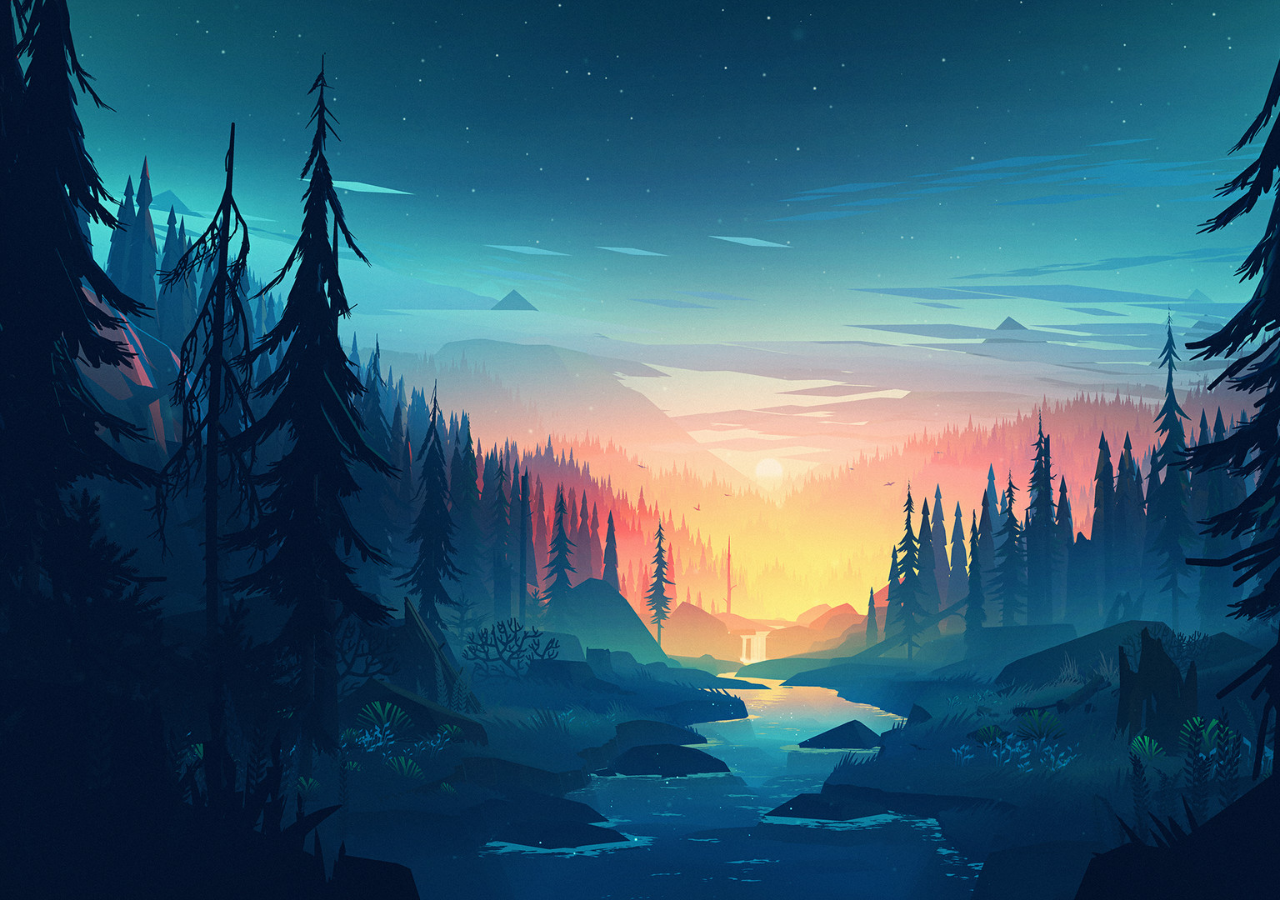
<file: index.html>
<!DOCTYPE html>
<html lang="en-us">
    <meta charset="utf-8"><script type="application/ld+json">
    {
        "@context" : "http://schema.org",
        "@type" : "BlogPosting",
        "mainEntityOfPage": {
             "@type": "WebPage",
             "@id": "https:\/\/raku.github.io\/"
        },
        "articleSection" : "",
        "name" : "My New Hugo Site",
        "headline" : "My New Hugo Site",
        "description" : "",
        "inLanguage" : "en",
        "author" : "",
        "creator" : "",
        "publisher": "",
        "accountablePerson" : "",
        "copyrightHolder" : "",
        "copyrightYear" : "2019",
        "datePublished": "2019-10-07 13:38:44 \x2b0800 CST",
        "dateModified" : "2019-10-07 13:38:44 \x2b0800 CST",
        "url" : "\/",
        "wordCount" : "0",
        "keywords" : [ "Blog" ]
    }
</script>
<title>My New Hugo Site</title><meta name="viewport" content="width=device-width, initial-scale=1, shrink-to-fit=no">
<meta name="description" content="">
<meta name="author" content="">
<link rel="icon" href="/favicon.ico">


<meta itemprop="name" content="My New Hugo Site">
<meta itemprop="description" content="">


<meta property="og:title" content="My New Hugo Site" />
<meta property="og:description" content="" />
<meta property="og:type" content="website" />
<meta property="og:url" content="https://raku.github.io/" />

<meta property="og:updated_time" content="2019-10-07T13:38:44+08:00" />

<meta name="twitter:card" content="summary"/>
<meta name="twitter:title" content="My New Hugo Site"/>
<meta name="twitter:description" content=""/>


<link rel="alternate" href="https://raku.github.io/index.xml" type="application/rss+xml" title="My New Hugo Site"/>




<link rel="stylesheet" href="/css/vendor.min.57503cb7b5e0e984c4b726519c20bc2912858779eb04b53f50845dd7a7f3e748.css" integrity="sha256-V1A8t7Xg6YTEtyZRnCC8KRKFh3nrBLU/UIRd16fz50g=">
<link rel="stylesheet" href="https://use.fontawesome.com/releases/v5.8.2/css/all.css" integrity="sha384-oS3vJWv+0UjzBfQzYUhtDYW+Pj2yciDJxpsK1OYPAYjqT085Qq/1cq5FLXAZQ7Ay" crossorigin="anonymous">      
<body class="text-center">
        <main role="main" class="container">

<h1 class="welcomeText"></h1>






    <div id="iconList" class="card-columns mt-3">
        
    </div>



        </main>


<script src="/js/vendor.min.7232115811badb7575f27fd8245a9afdb2a511aee521fc2d43368153554fe685.js"></script>


</body>
</html>
</file>
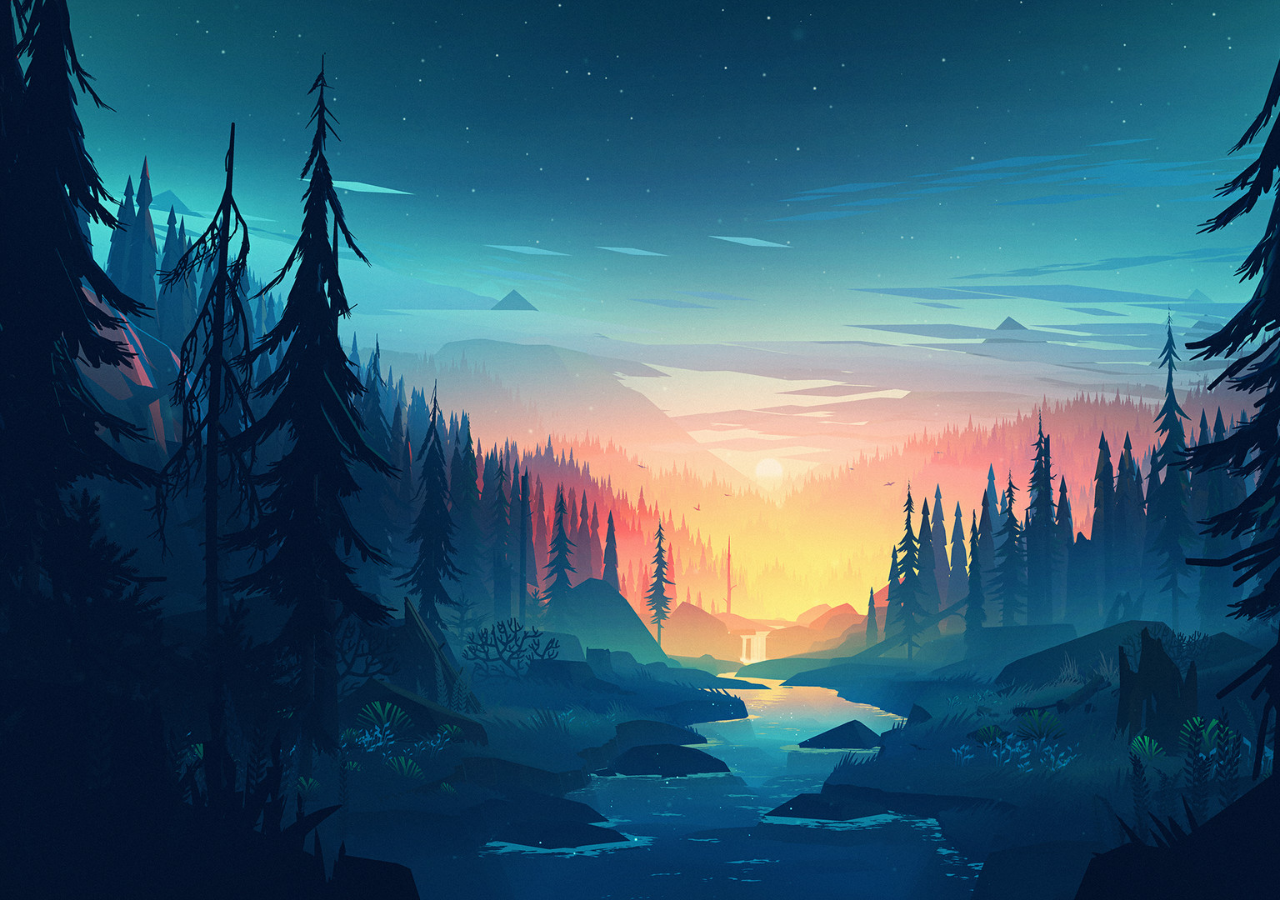
<file: categories/index.html>
<!DOCTYPE html>
<html lang="en-us">
    <meta charset="utf-8"><script type="application/ld+json">
    {
        "@context" : "http://schema.org",
        "@type" : "BlogPosting",
        "mainEntityOfPage": {
             "@type": "WebPage",
             "@id": "https:\/\/raku.github.io\/"
        },
        "articleSection" : "categories",
        "name" : "Categories",
        "headline" : "Categories",
        "description" : "",
        "inLanguage" : "en",
        "author" : "",
        "creator" : "",
        "publisher": "",
        "accountablePerson" : "",
        "copyrightHolder" : "",
        "copyrightYear" : "0001",
        "datePublished": "0001-01-01 00:00:00 \x2b0000 UTC",
        "dateModified" : "0001-01-01 00:00:00 \x2b0000 UTC",
        "url" : "\/categories\/",
        "wordCount" : "0",
        "keywords" : [ "Blog" ]
    }
</script>
<title>My New Hugo Site</title><meta name="viewport" content="width=device-width, initial-scale=1, shrink-to-fit=no">
<meta name="description" content="">
<meta name="author" content="">
<link rel="icon" href="/favicon.ico">


<meta itemprop="name" content="Categories">
<meta itemprop="description" content="">


<meta property="og:title" content="Categories" />
<meta property="og:description" content="" />
<meta property="og:type" content="website" />
<meta property="og:url" content="https://raku.github.io/categories/" />


<meta name="twitter:card" content="summary"/>
<meta name="twitter:title" content="Categories"/>
<meta name="twitter:description" content=""/>


<link rel="alternate" href="https://raku.github.io/index.xml" type="application/rss+xml" title="My New Hugo Site"/>




<link rel="stylesheet" href="/css/vendor.min.57503cb7b5e0e984c4b726519c20bc2912858779eb04b53f50845dd7a7f3e748.css" integrity="sha256-V1A8t7Xg6YTEtyZRnCC8KRKFh3nrBLU/UIRd16fz50g=">
<link rel="stylesheet" href="https://use.fontawesome.com/releases/v5.8.2/css/all.css" integrity="sha384-oS3vJWv+0UjzBfQzYUhtDYW+Pj2yciDJxpsK1OYPAYjqT085Qq/1cq5FLXAZQ7Ay" crossorigin="anonymous">      
<body class="text-center">
        <main role="main" class="container">
        </main>


<script src="/js/vendor.min.7232115811badb7575f27fd8245a9afdb2a511aee521fc2d43368153554fe685.js"></script>


</body>
</html>
</file>
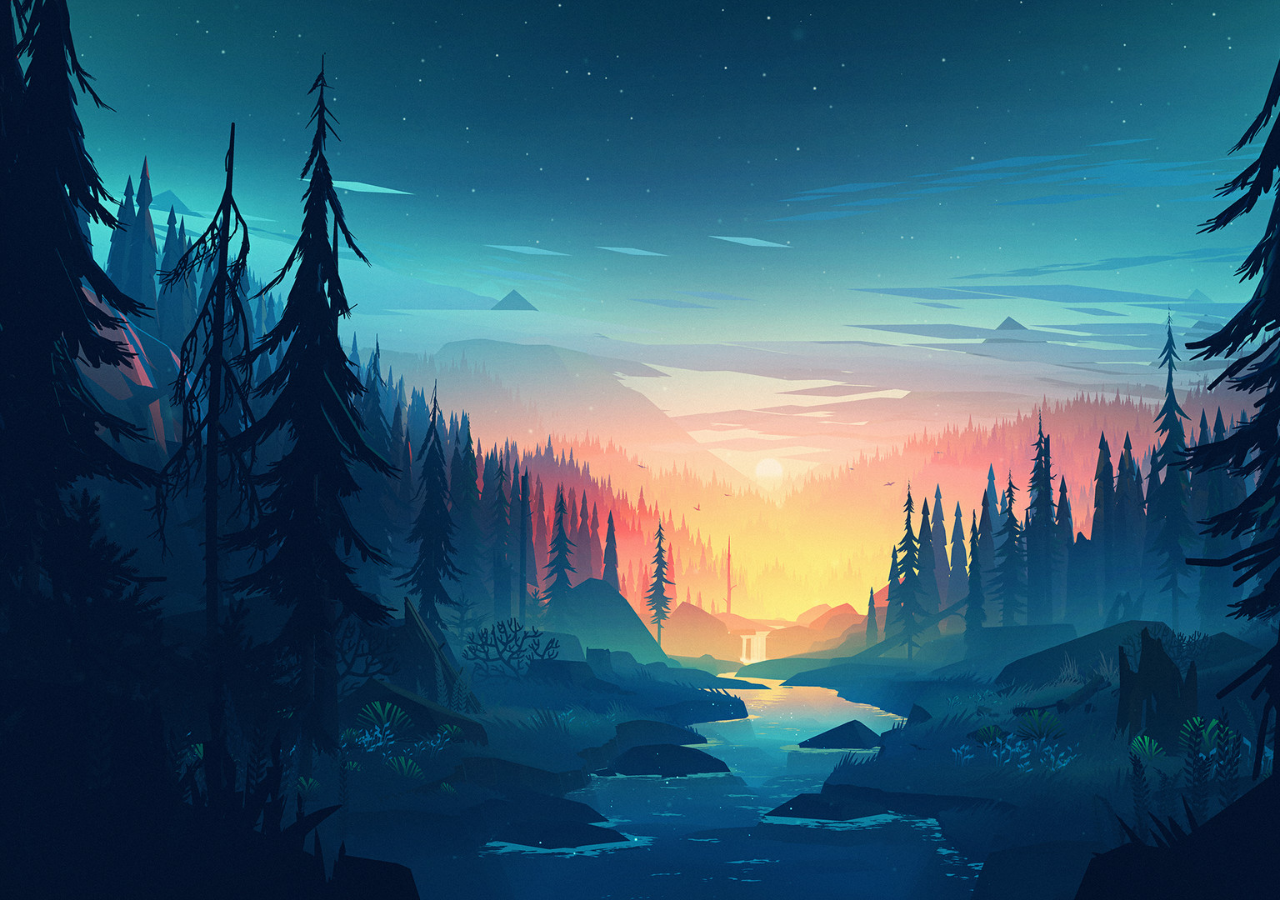
<file: post/index.html>
<!DOCTYPE html>
<html lang="en-us">
    <meta charset="utf-8"><script type="application/ld+json">
    {
        "@context" : "http://schema.org",
        "@type" : "BlogPosting",
        "mainEntityOfPage": {
             "@type": "WebPage",
             "@id": "https:\/\/raku.github.io\/"
        },
        "articleSection" : "post",
        "name" : "Posts",
        "headline" : "Posts",
        "description" : "",
        "inLanguage" : "en",
        "author" : "",
        "creator" : "",
        "publisher": "",
        "accountablePerson" : "",
        "copyrightHolder" : "",
        "copyrightYear" : "2019",
        "datePublished": "2019-10-07 13:38:44 \x2b0800 CST",
        "dateModified" : "2019-10-07 13:38:44 \x2b0800 CST",
        "url" : "\/post\/",
        "wordCount" : "0",
        "keywords" : [ "Blog" ]
    }
</script>
<title>My New Hugo Site</title><meta name="viewport" content="width=device-width, initial-scale=1, shrink-to-fit=no">
<meta name="description" content="">
<meta name="author" content="">
<link rel="icon" href="/favicon.ico">


<meta itemprop="name" content="Posts">
<meta itemprop="description" content="">


<meta property="og:title" content="Posts" />
<meta property="og:description" content="" />
<meta property="og:type" content="website" />
<meta property="og:url" content="https://raku.github.io/post/" />

<meta property="og:updated_time" content="2019-10-07T13:38:44+08:00" />

<meta name="twitter:card" content="summary"/>
<meta name="twitter:title" content="Posts"/>
<meta name="twitter:description" content=""/>


<link rel="alternate" href="https://raku.github.io/index.xml" type="application/rss+xml" title="My New Hugo Site"/>




<link rel="stylesheet" href="/css/vendor.min.57503cb7b5e0e984c4b726519c20bc2912858779eb04b53f50845dd7a7f3e748.css" integrity="sha256-V1A8t7Xg6YTEtyZRnCC8KRKFh3nrBLU/UIRd16fz50g=">
<link rel="stylesheet" href="https://use.fontawesome.com/releases/v5.8.2/css/all.css" integrity="sha384-oS3vJWv+0UjzBfQzYUhtDYW+Pj2yciDJxpsK1OYPAYjqT085Qq/1cq5FLXAZQ7Ay" crossorigin="anonymous">      
<body class="text-center">
        <main role="main" class="container">
        </main>


<script src="/js/vendor.min.7232115811badb7575f27fd8245a9afdb2a511aee521fc2d43368153554fe685.js"></script>


</body>
</html>
</file>
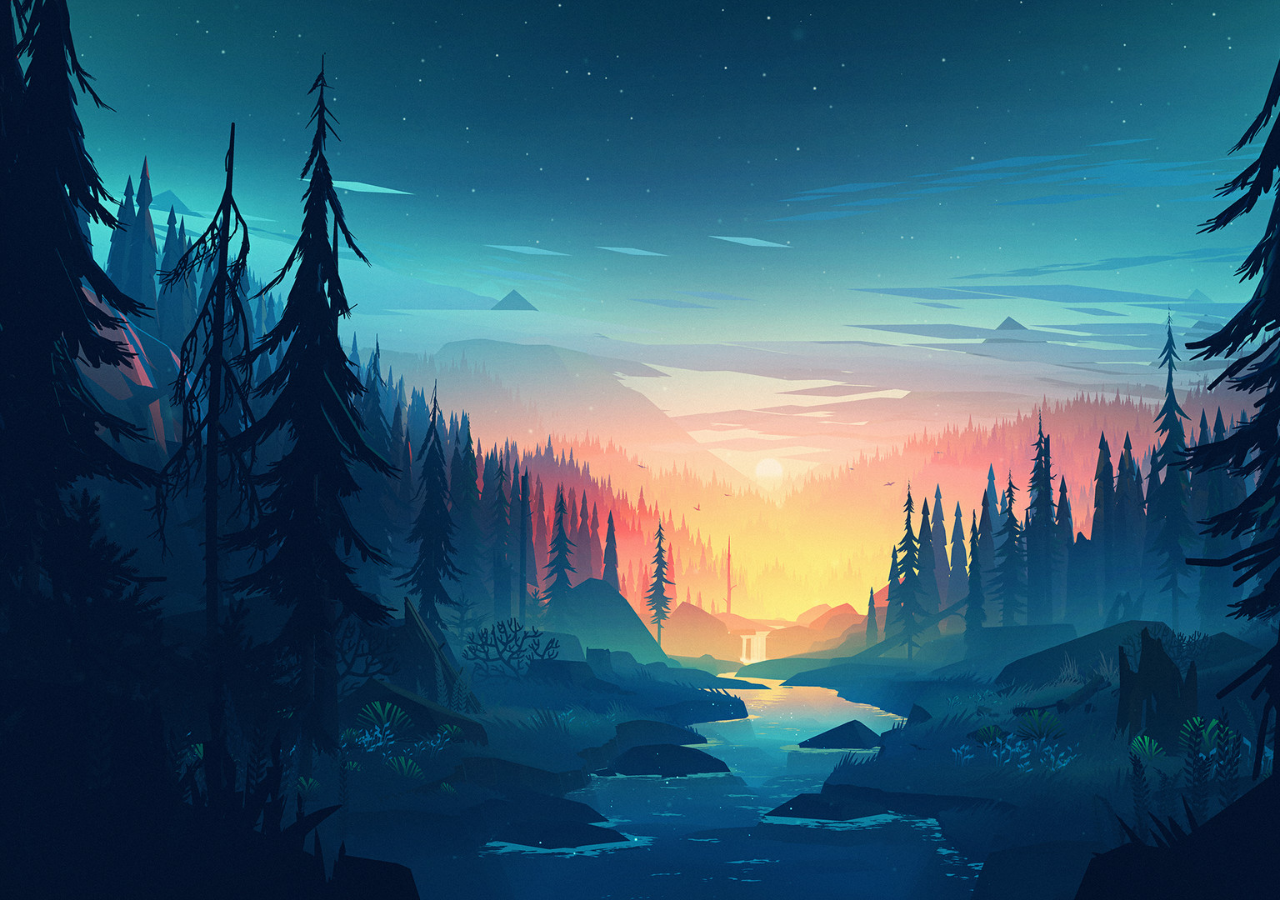
<file: tags/index.html>
<!DOCTYPE html>
<html lang="en-us">
    <meta charset="utf-8"><script type="application/ld+json">
    {
        "@context" : "http://schema.org",
        "@type" : "BlogPosting",
        "mainEntityOfPage": {
             "@type": "WebPage",
             "@id": "https:\/\/raku.github.io\/"
        },
        "articleSection" : "tags",
        "name" : "Tags",
        "headline" : "Tags",
        "description" : "",
        "inLanguage" : "en",
        "author" : "",
        "creator" : "",
        "publisher": "",
        "accountablePerson" : "",
        "copyrightHolder" : "",
        "copyrightYear" : "0001",
        "datePublished": "0001-01-01 00:00:00 \x2b0000 UTC",
        "dateModified" : "0001-01-01 00:00:00 \x2b0000 UTC",
        "url" : "\/tags\/",
        "wordCount" : "0",
        "keywords" : [ "Blog" ]
    }
</script>
<title>My New Hugo Site</title><meta name="viewport" content="width=device-width, initial-scale=1, shrink-to-fit=no">
<meta name="description" content="">
<meta name="author" content="">
<link rel="icon" href="/favicon.ico">


<meta itemprop="name" content="Tags">
<meta itemprop="description" content="">


<meta property="og:title" content="Tags" />
<meta property="og:description" content="" />
<meta property="og:type" content="website" />
<meta property="og:url" content="https://raku.github.io/tags/" />


<meta name="twitter:card" content="summary"/>
<meta name="twitter:title" content="Tags"/>
<meta name="twitter:description" content=""/>


<link rel="alternate" href="https://raku.github.io/index.xml" type="application/rss+xml" title="My New Hugo Site"/>




<link rel="stylesheet" href="/css/vendor.min.57503cb7b5e0e984c4b726519c20bc2912858779eb04b53f50845dd7a7f3e748.css" integrity="sha256-V1A8t7Xg6YTEtyZRnCC8KRKFh3nrBLU/UIRd16fz50g=">
<link rel="stylesheet" href="https://use.fontawesome.com/releases/v5.8.2/css/all.css" integrity="sha384-oS3vJWv+0UjzBfQzYUhtDYW+Pj2yciDJxpsK1OYPAYjqT085Qq/1cq5FLXAZQ7Ay" crossorigin="anonymous">      
<body class="text-center">
        <main role="main" class="container">
        </main>


<script src="/js/vendor.min.7232115811badb7575f27fd8245a9afdb2a511aee521fc2d43368153554fe685.js"></script>


</body>
</html>
</file>
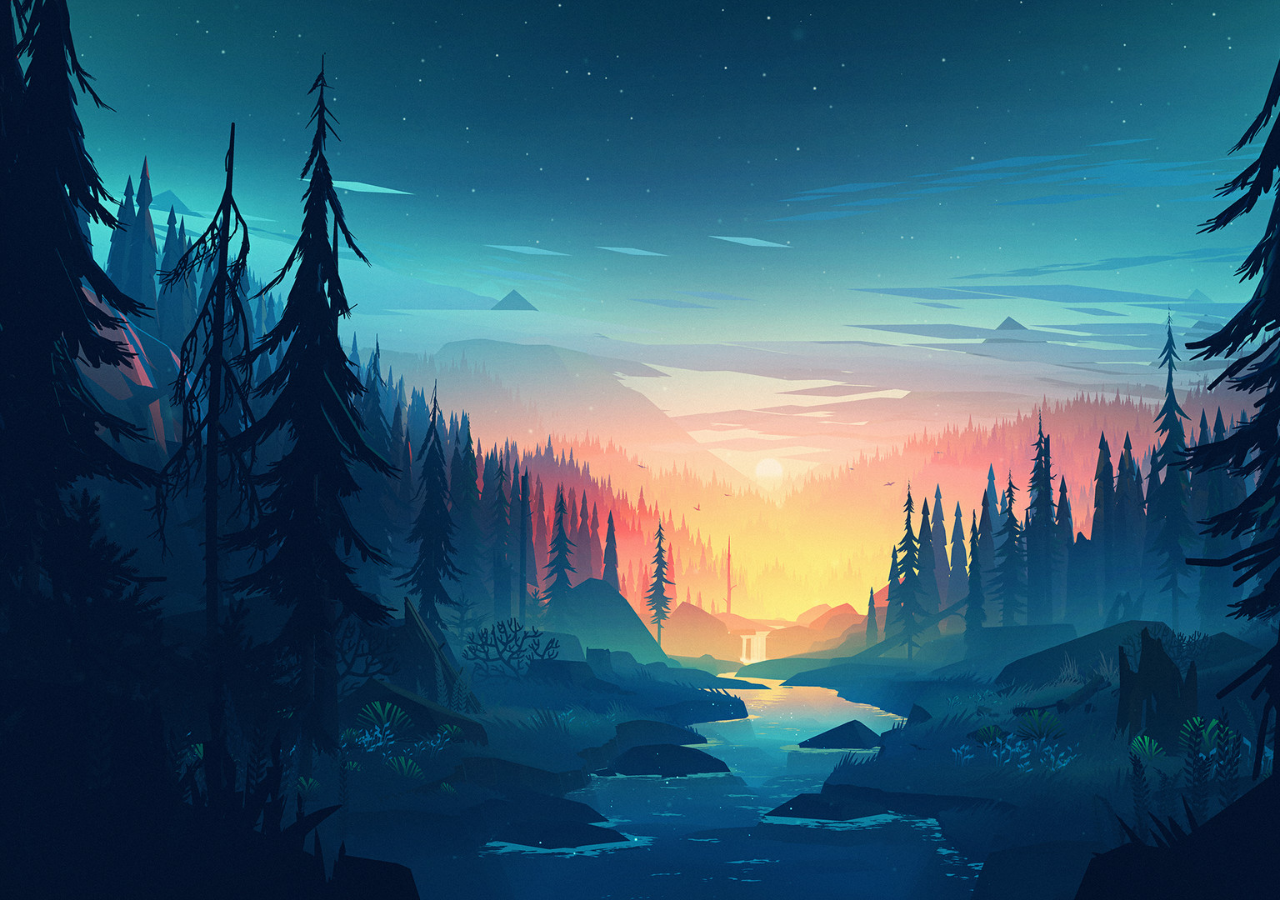
<file: post/blog/index.html>
<!DOCTYPE html>
<html lang="en-us">
    <meta charset="utf-8"><script type="application/ld+json">
    {
        "@context" : "http://schema.org",
        "@type" : "BlogPosting",
        "mainEntityOfPage": {
             "@type": "WebPage",
             "@id": "https:\/\/raku.github.io\/"
        },
        "articleSection" : "post",
        "name" : "惯例：第一条博客 --记录在Mac系统中安装和部署 Hugo博客的环境",
        "headline" : "惯例：第一条博客 --记录在Mac系统中安装和部署 Hugo博客的环境",
        "description" : "",
        "inLanguage" : "en",
        "author" : "",
        "creator" : "",
        "publisher": "",
        "accountablePerson" : "",
        "copyrightHolder" : "",
        "copyrightYear" : "2019",
        "datePublished": "2019-10-07 13:38:44 \x2b0800 CST",
        "dateModified" : "2019-10-07 13:38:44 \x2b0800 CST",
        "url" : "\/post\/blog\/",
        "wordCount" : "81",
        "keywords" : [ "Blog" ]
    }
</script>
<title>
    惯例：第一条博客 --记录在Mac系统中安装和部署 Hugo博客的环境 &ndash; My New Hugo Site
</title><meta name="viewport" content="width=device-width, initial-scale=1, shrink-to-fit=no">
<meta name="description" content="">
<meta name="author" content="">
<link rel="icon" href="/favicon.ico">


<meta itemprop="name" content="惯例：第一条博客 --记录在Mac系统中安装和部署 Hugo博客的环境">
<meta itemprop="description" content="2019年10月7日 周一 15：40
我的第一条博客 想写博客好久了，几个月前用的hexo安装后部署出了些问题，也就没有继续写。 现在根据 up主：CodeSheep 的博客教程，改用hugo（雨果）来写博客。 所以此条博客，记录的是我在自己的Mac上安装的hugo过程。 Hugo 比 Hexo 安装起来简单很多。 打开终端： 终端常用命令： 进入相应文件夹：cd 文件名/ 显示当前文件夹下的文件/夹名：ls -l 显示当前路径：pwd 1、安装hugo：brew install hugo 若brew更新或下载极慢或失败，多半是源的问题（搜索引擎 搜索brew源 即可。我参考的详情见https://www.jianshu.com/p/8a2ac505ff3e ）。 替换brew.git: $ cd &quot;$(brew --repo)&quot; $ git remote set-url origin https://mirrors.ustc.edu.cn/brew.git 或者 $ git remote set-url origin https://mirrors.tuna.tsinghua.edu.cn/git/homebrew/brew.git 应用生效: $ brew update 2、查看hugo的版本：hugo version 3、安装好后创建文件夹myblog：hugo new site myblog 4、关于博客主题，可以去hugo主题库：themes.hugo.io 查找和下载。 5、根据所选择的主题的介绍进行安装和配置。主题一般在 用户名/myblog/themes 文件夹中。 6、安装完成后，启动博客：hugo server -t 主题名 -D 7、启动完成后，一个最基本的博客就完成了。 8、创建一篇文章的文件：hugo new post/blog.md 9、利用VS Code写博客。 10、将个人博客部署到远端服务器 将博客部署到github的免费仓库中。 打开并登录Github.">


<meta itemprop="datePublished" content="2019-10-07T13:38:44&#43;08:00" />
<meta itemprop="dateModified" content="2019-10-07T13:38:44&#43;08:00" />
<meta itemprop="wordCount" content="81">



<meta itemprop="keywords" content="" />

<meta property="og:title" content="惯例：第一条博客 --记录在Mac系统中安装和部署 Hugo博客的环境" />
<meta property="og:description" content="2019年10月7日 周一 15：40
我的第一条博客 想写博客好久了，几个月前用的hexo安装后部署出了些问题，也就没有继续写。 现在根据 up主：CodeSheep 的博客教程，改用hugo（雨果）来写博客。 所以此条博客，记录的是我在自己的Mac上安装的hugo过程。 Hugo 比 Hexo 安装起来简单很多。 打开终端： 终端常用命令： 进入相应文件夹：cd 文件名/ 显示当前文件夹下的文件/夹名：ls -l 显示当前路径：pwd 1、安装hugo：brew install hugo 若brew更新或下载极慢或失败，多半是源的问题（搜索引擎 搜索brew源 即可。我参考的详情见https://www.jianshu.com/p/8a2ac505ff3e ）。 替换brew.git: $ cd &quot;$(brew --repo)&quot; $ git remote set-url origin https://mirrors.ustc.edu.cn/brew.git 或者 $ git remote set-url origin https://mirrors.tuna.tsinghua.edu.cn/git/homebrew/brew.git 应用生效: $ brew update 2、查看hugo的版本：hugo version 3、安装好后创建文件夹myblog：hugo new site myblog 4、关于博客主题，可以去hugo主题库：themes.hugo.io 查找和下载。 5、根据所选择的主题的介绍进行安装和配置。主题一般在 用户名/myblog/themes 文件夹中。 6、安装完成后，启动博客：hugo server -t 主题名 -D 7、启动完成后，一个最基本的博客就完成了。 8、创建一篇文章的文件：hugo new post/blog.md 9、利用VS Code写博客。 10、将个人博客部署到远端服务器 将博客部署到github的免费仓库中。 打开并登录Github." />
<meta property="og:type" content="article" />
<meta property="og:url" content="https://raku.github.io/post/blog/" />
<meta property="article:published_time" content="2019-10-07T13:38:44+08:00" />
<meta property="article:modified_time" content="2019-10-07T13:38:44+08:00" />

<meta name="twitter:card" content="summary"/>
<meta name="twitter:title" content="惯例：第一条博客 --记录在Mac系统中安装和部署 Hugo博客的环境"/>
<meta name="twitter:description" content="2019年10月7日 周一 15：40
我的第一条博客 想写博客好久了，几个月前用的hexo安装后部署出了些问题，也就没有继续写。 现在根据 up主：CodeSheep 的博客教程，改用hugo（雨果）来写博客。 所以此条博客，记录的是我在自己的Mac上安装的hugo过程。 Hugo 比 Hexo 安装起来简单很多。 打开终端： 终端常用命令： 进入相应文件夹：cd 文件名/ 显示当前文件夹下的文件/夹名：ls -l 显示当前路径：pwd 1、安装hugo：brew install hugo 若brew更新或下载极慢或失败，多半是源的问题（搜索引擎 搜索brew源 即可。我参考的详情见https://www.jianshu.com/p/8a2ac505ff3e ）。 替换brew.git: $ cd &quot;$(brew --repo)&quot; $ git remote set-url origin https://mirrors.ustc.edu.cn/brew.git 或者 $ git remote set-url origin https://mirrors.tuna.tsinghua.edu.cn/git/homebrew/brew.git 应用生效: $ brew update 2、查看hugo的版本：hugo version 3、安装好后创建文件夹myblog：hugo new site myblog 4、关于博客主题，可以去hugo主题库：themes.hugo.io 查找和下载。 5、根据所选择的主题的介绍进行安装和配置。主题一般在 用户名/myblog/themes 文件夹中。 6、安装完成后，启动博客：hugo server -t 主题名 -D 7、启动完成后，一个最基本的博客就完成了。 8、创建一篇文章的文件：hugo new post/blog.md 9、利用VS Code写博客。 10、将个人博客部署到远端服务器 将博客部署到github的免费仓库中。 打开并登录Github."/>


<link rel="alternate" href="https://raku.github.io/index.xml" type="application/rss+xml" title="My New Hugo Site"/>




<link rel="stylesheet" href="/css/vendor.min.57503cb7b5e0e984c4b726519c20bc2912858779eb04b53f50845dd7a7f3e748.css" integrity="sha256-V1A8t7Xg6YTEtyZRnCC8KRKFh3nrBLU/UIRd16fz50g=">
<link rel="stylesheet" href="https://use.fontawesome.com/releases/v5.8.2/css/all.css" integrity="sha384-oS3vJWv+0UjzBfQzYUhtDYW+Pj2yciDJxpsK1OYPAYjqT085Qq/1cq5FLXAZQ7Ay" crossorigin="anonymous">      
<body class="text-center">
        <main role="main" class="container">
        </main>


<script src="/js/vendor.min.7232115811badb7575f27fd8245a9afdb2a511aee521fc2d43368153554fe685.js"></script>


</body>
</html>
</file>
